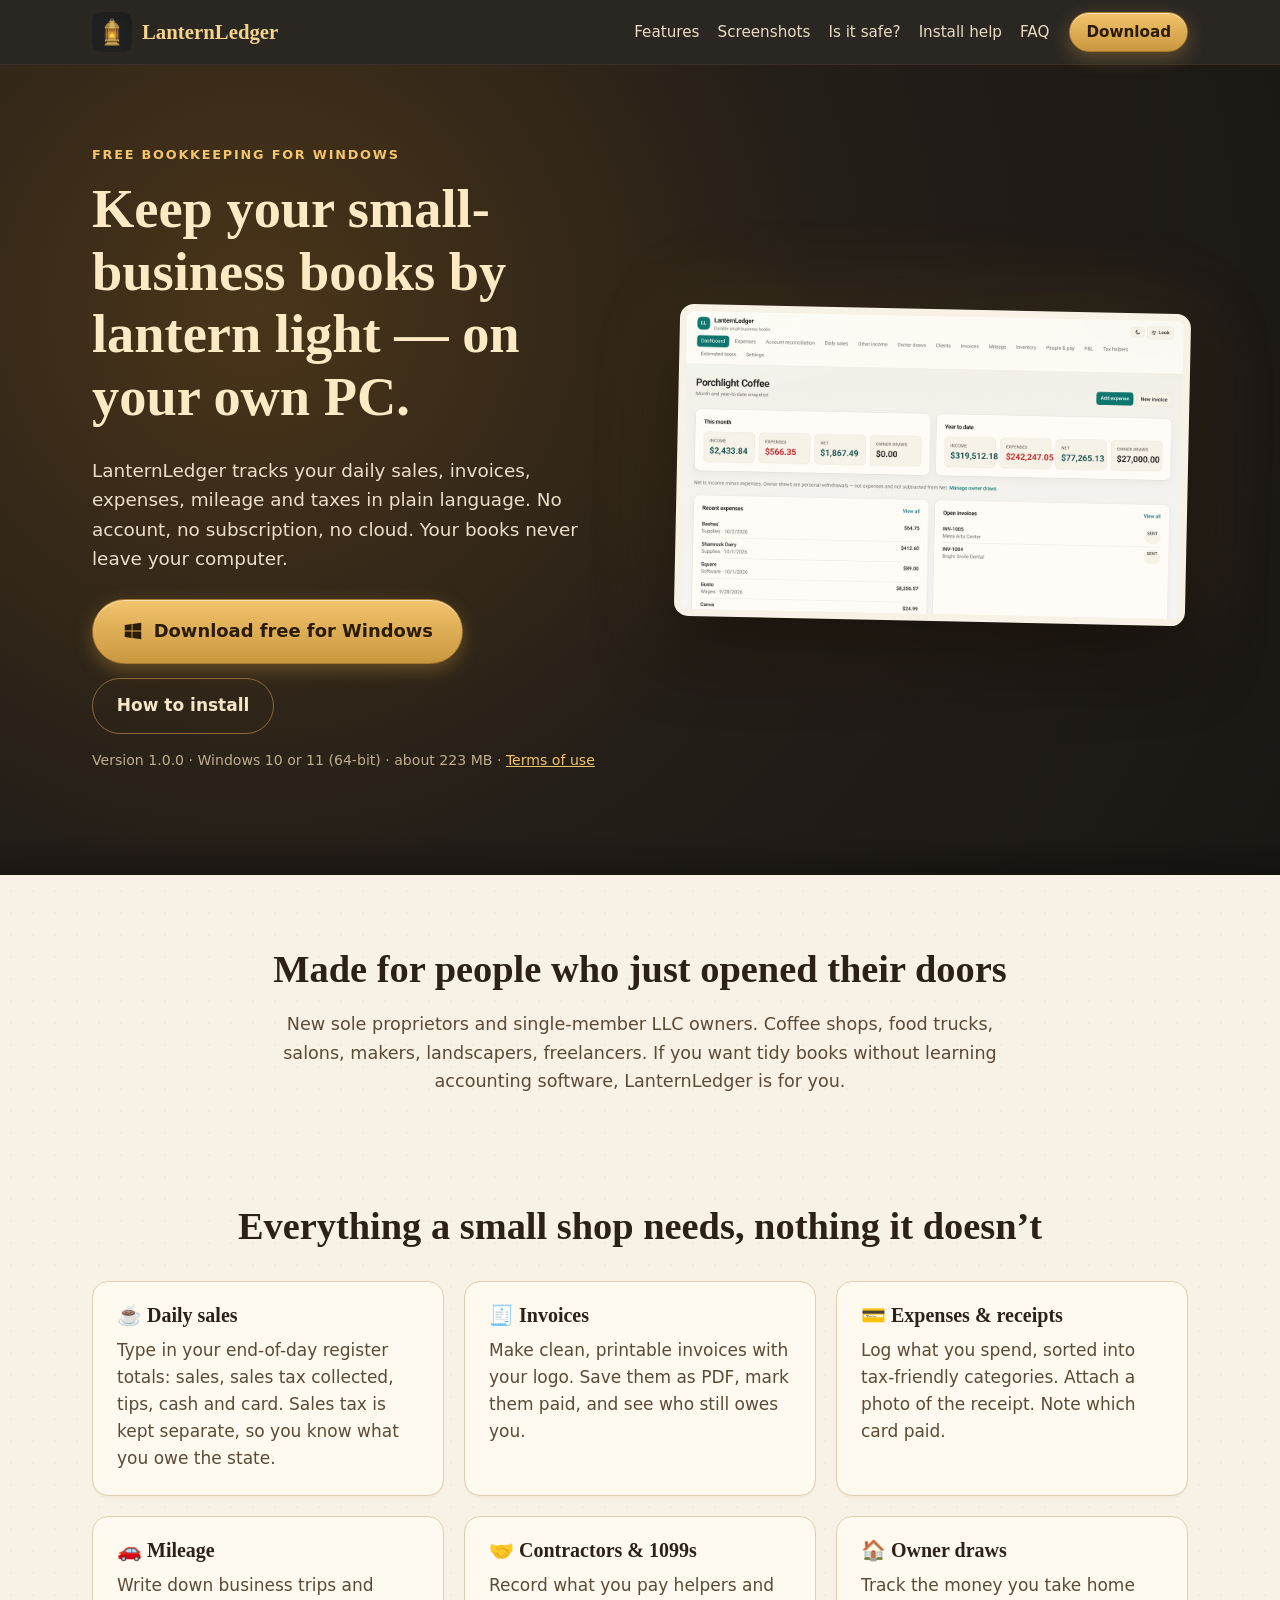
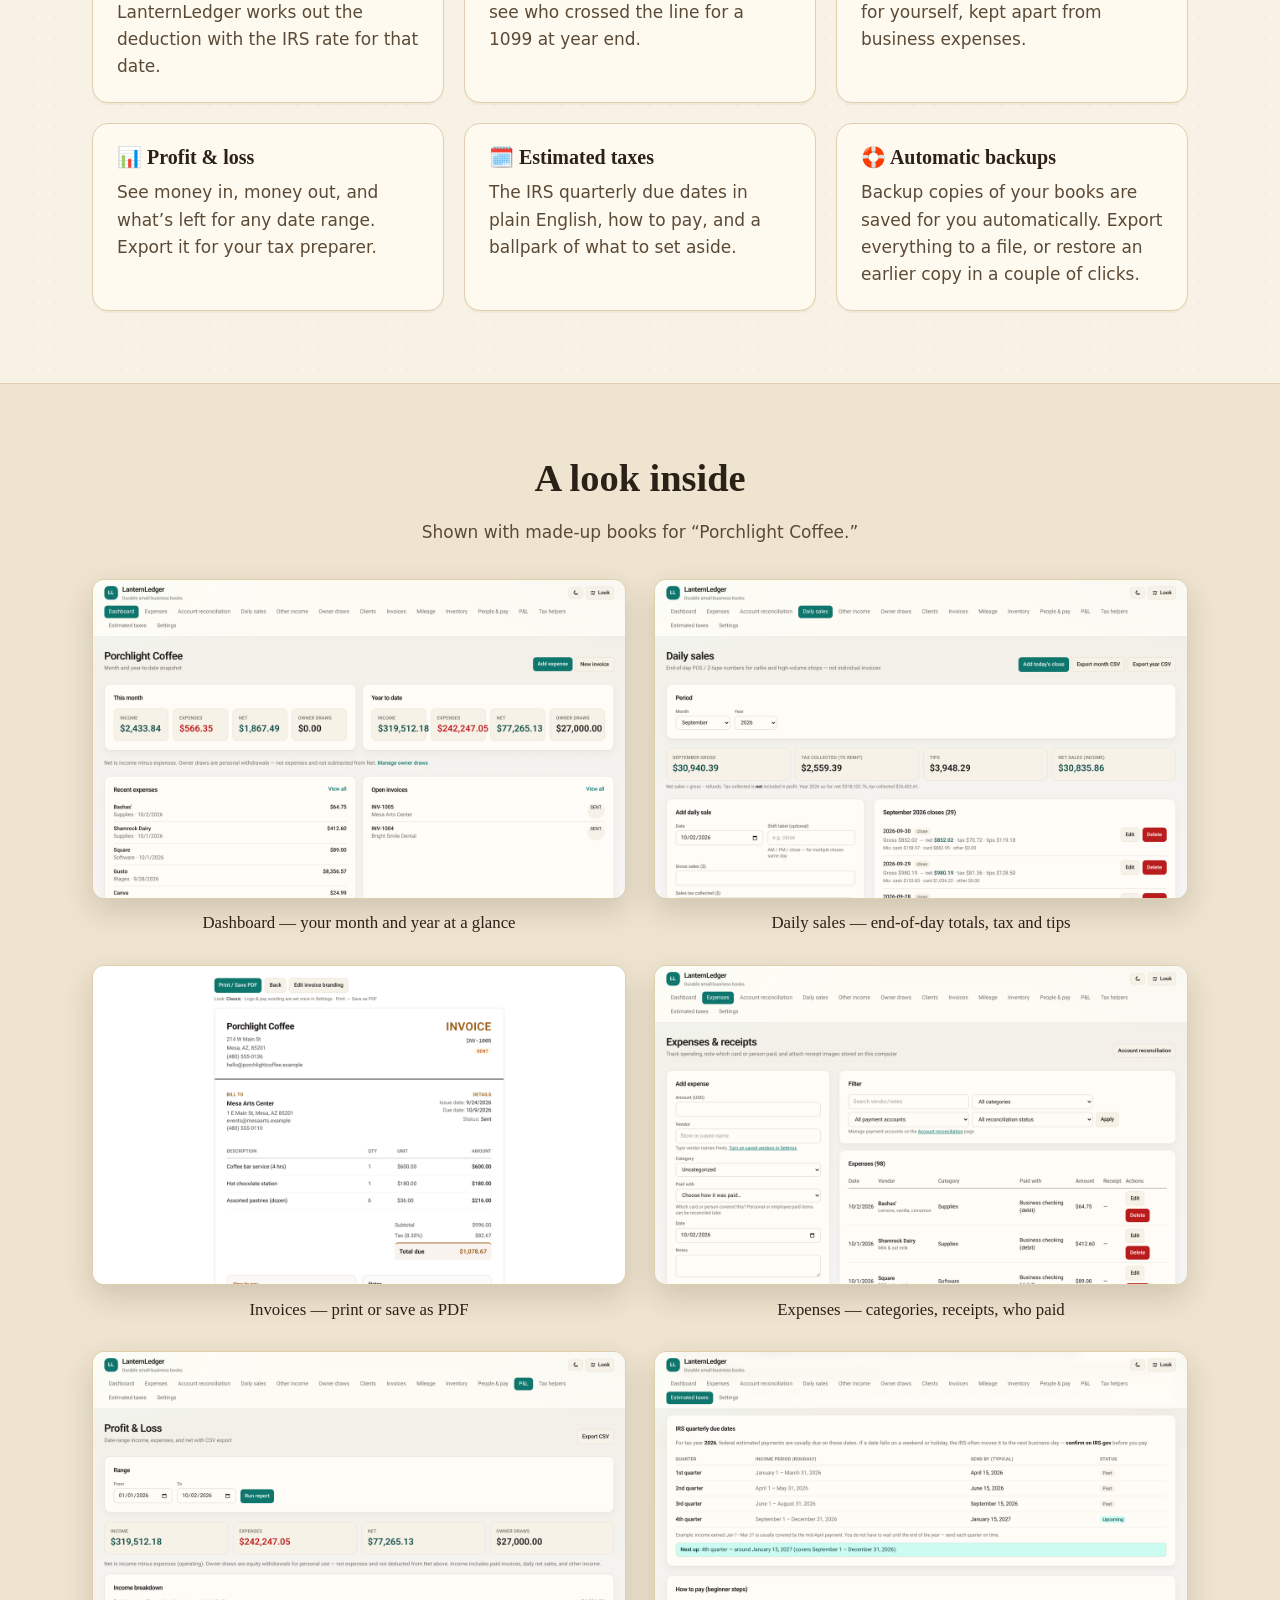
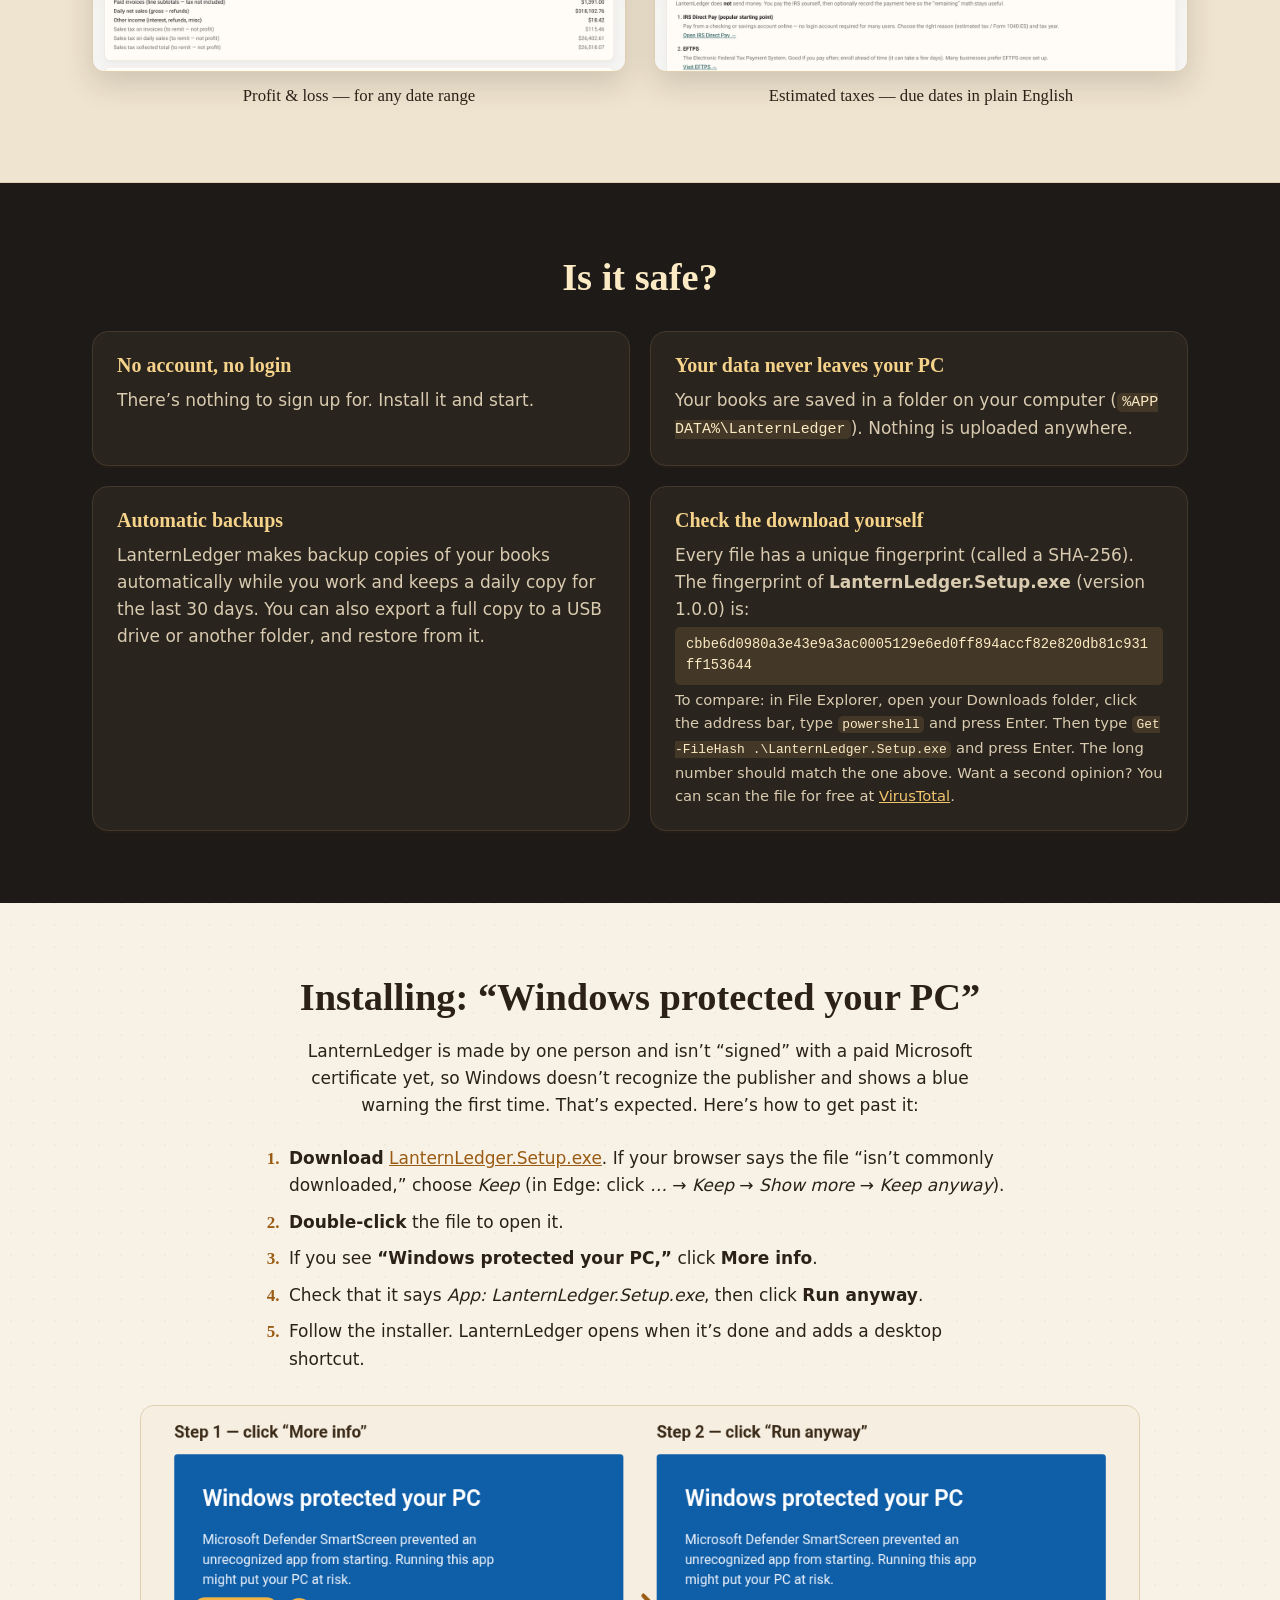
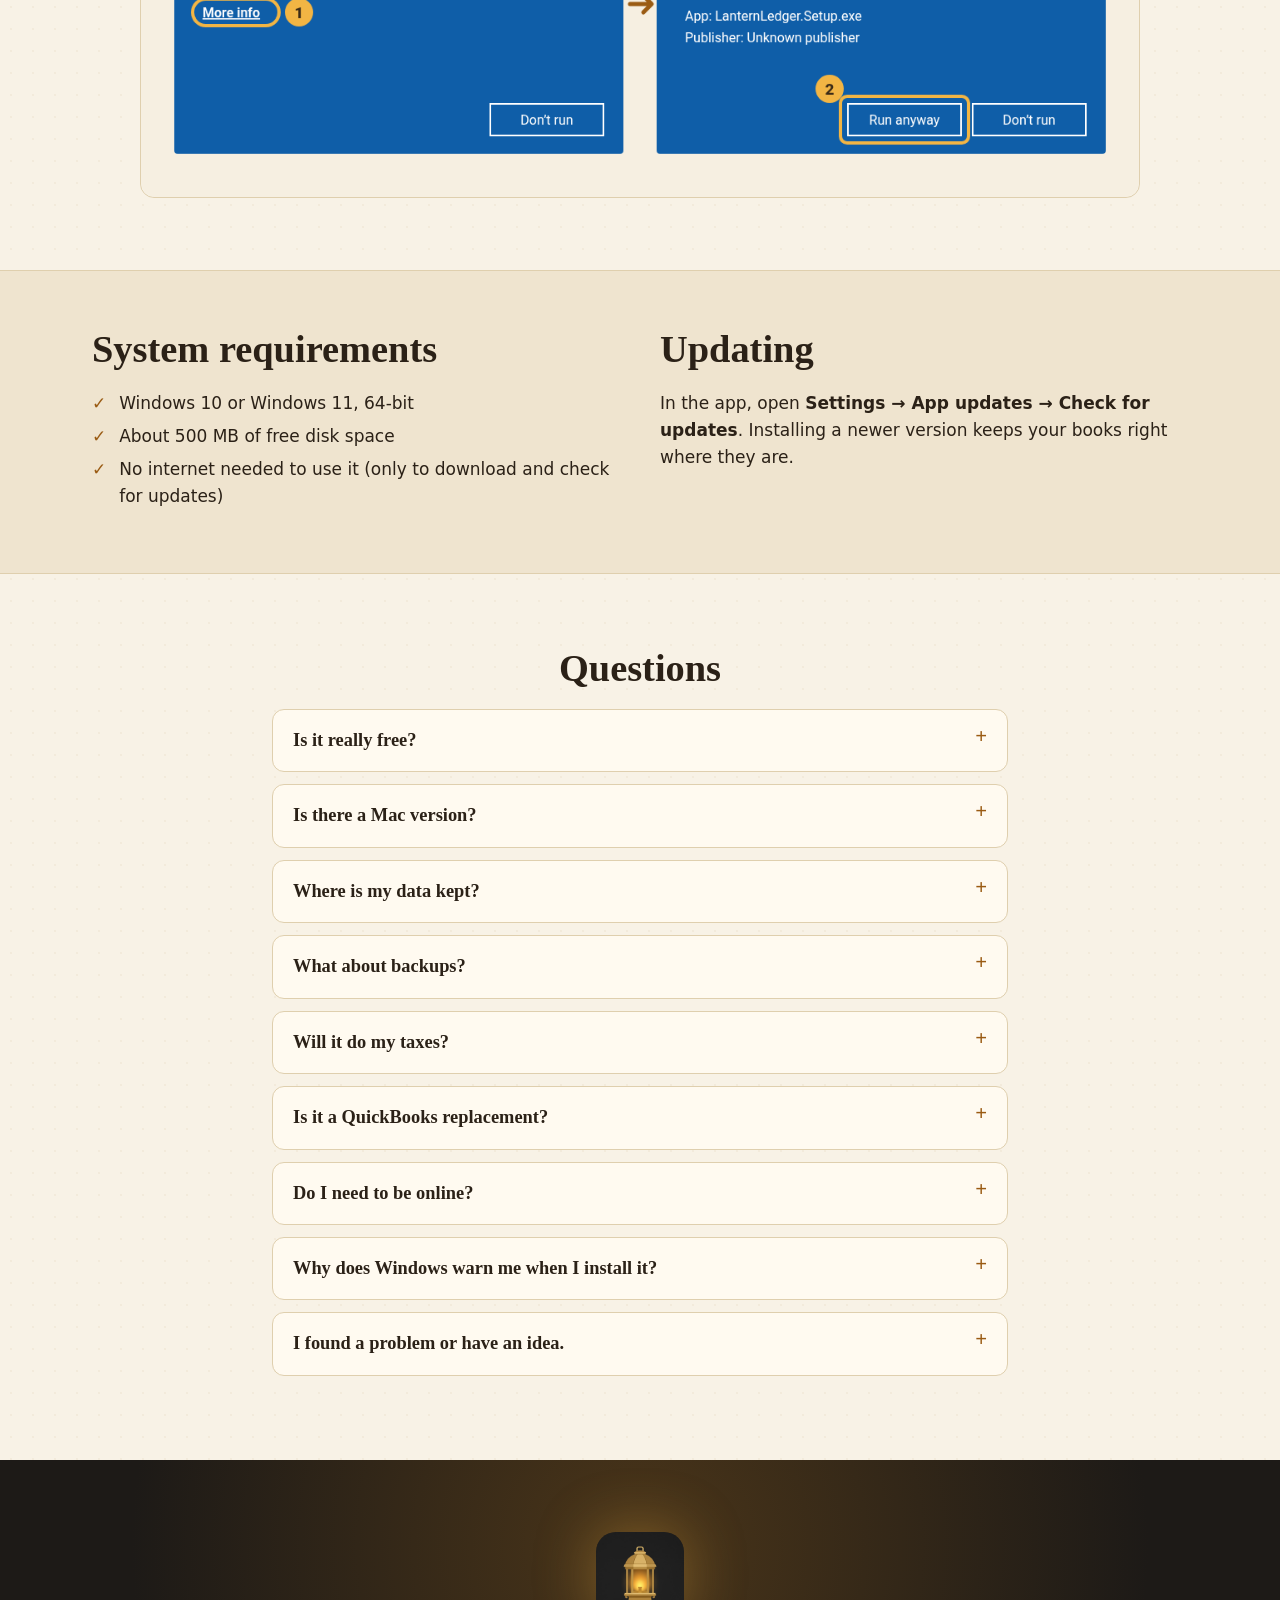
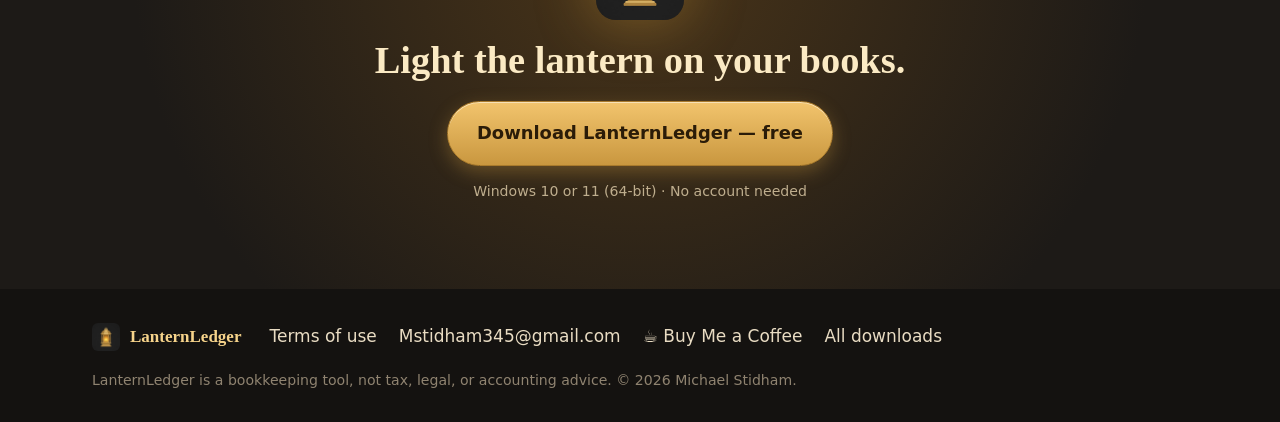
<file: docs/index.html>
<!doctype html>
<html lang="en">
<head>
<meta charset="utf-8">
<meta name="viewport" content="width=device-width, initial-scale=1">
<title>LanternLedger — Free Offline Bookkeeping Software for Small Business (Windows)</title>
<meta name="description" content="LanternLedger is free bookkeeping software for small businesses on Windows. Track daily sales, invoices, expenses, mileage, contractors and estimated taxes. No account, no subscription, no cloud — your books stay on your PC.">
<meta name="keywords" content="free bookkeeping software for small business, free accounting software Windows, QuickBooks alternative offline, offline bookkeeping, sole proprietor bookkeeping, single-member LLC accounting, coffee shop bookkeeping, daily sales tracker, invoice software free, mileage log, 1099 contractor tracking, estimated taxes">
<meta name="author" content="Michael Stidham">
<link rel="canonical" href="https://mstidham345.github.io/LanternLedger/">
<link rel="icon" href="favicon.ico" sizes="32x32">
<link rel="icon" type="image/png" href="images/lanternledger-icon-240.png">
<link rel="apple-touch-icon" href="images/lanternledger-icon-180.png">
<meta name="theme-color" content="#1d1a17">
<meta property="og:type" content="website">
<meta property="og:site_name" content="LanternLedger">
<meta property="og:title" content="LanternLedger — free, offline bookkeeping for small businesses on Windows">
<meta property="og:description" content="Daily sales, invoices, expenses, mileage, contractors and estimated taxes. No account. No subscription. Your books stay on your PC.">
<meta property="og:url" content="https://mstidham345.github.io/LanternLedger/">
<meta property="og:image" content="https://mstidham345.github.io/LanternLedger/images/og-image.png">
<meta property="og:image:width" content="1200">
<meta property="og:image:height" content="630">
<meta property="og:image:alt" content="LanternLedger: free, offline bookkeeping for small businesses on Windows">
<meta name="twitter:card" content="summary_large_image">
<meta name="twitter:title" content="LanternLedger — free, offline bookkeeping for Windows">
<meta name="twitter:description" content="Daily sales, invoices, expenses, mileage and estimated taxes. No account, no cloud. Your books stay on your PC.">
<meta name="twitter:image" content="https://mstidham345.github.io/LanternLedger/images/og-image.png">
<link rel="stylesheet" href="styles.css">
<script type="application/ld+json">
{
  "@context": "https://schema.org",
  "@type": "SoftwareApplication",
  "name": "LanternLedger",
  "operatingSystem": "Windows 10, Windows 11 (64-bit)",
  "applicationCategory": "FinanceApplication",
  "softwareVersion": "1.0.0",
  "description": "Free, offline small-business bookkeeping for Windows: daily sales, invoices, expenses, mileage, contractors and 1099s, owner draws, profit and loss, and estimated-tax due dates.",
  "downloadUrl": "https://github.com/mstidham345/LanternLedger/releases/latest",
  "url": "https://mstidham345.github.io/LanternLedger/",
  "image": "https://mstidham345.github.io/LanternLedger/images/og-image.png",
  "screenshot": "https://mstidham345.github.io/LanternLedger/images/01-dashboard.png",
  "offers": { "@type": "Offer", "price": "0", "priceCurrency": "USD" },
  "author": { "@type": "Person", "name": "Michael Stidham", "email": "Mstidham345@gmail.com" }
}
</script>
</head>
<body>
<a class="skip" href="#main">Skip to content</a>

<header class="top">
  <div class="wrap top-inner">
    <a class="brand" href="#">
      <img src="images/lanternledger-icon-240.png" alt="" width="40" height="40">
      <span>LanternLedger</span>
    </a>
    <nav class="nav" aria-label="Main">
      <a href="#features">Features</a>
      <a href="#screenshots">Screenshots</a>
      <a href="#safe">Is it safe?</a>
      <a href="#install">Install help</a>
      <a href="#faq">FAQ</a>
    </nav>
    <a class="btn btn-small" href="https://github.com/mstidham345/LanternLedger/releases/latest">Download</a>
  </div>
</header>

<main id="main">

<section class="hero">
  <div class="wrap hero-grid">
    <div class="hero-copy">
      <p class="eyebrow">Free bookkeeping for Windows</p>
      <h1>Keep your small-business books by lantern light — on your own PC.</h1>
      <p class="lede">LanternLedger tracks your daily sales, invoices, expenses, mileage and taxes in plain language. No account, no subscription, no cloud. Your books never leave your computer.</p>
      <div class="cta-row">
        <a class="btn btn-big" href="https://github.com/mstidham345/LanternLedger/releases/latest">
          <svg aria-hidden="true" width="22" height="22" viewBox="0 0 24 24"><path fill="currentColor" d="M3 5.5 10.5 4.4v7.1H3V5.5Zm0 13 7.5 1.1v-7H3v5.9Zm8.4 1.2L21 21V12.6h-9.6v7.1ZM11.4 4.3V11.5H21V3l-9.6 1.3Z"/></svg>
          Download free for Windows
        </a>
        <a class="btn btn-ghost" href="#install">How to install</a>
      </div>
      <p class="fine">Version 1.0.0 · Windows 10 or 11 (64-bit) · about 223&nbsp;MB · <a href="https://github.com/mstidham345/LanternLedger/blob/main/LICENSE">Terms of use</a></p>
    </div>
    <figure class="hero-shot">
      <img src="images/01-dashboard.png" srcset="images/01-dashboard.png 1270w, images/01-dashboard@2x.webp 2540w" sizes="(max-width: 900px) 94vw, 640px" width="1270" height="760" alt="LanternLedger dashboard showing this month's and year-to-date income, expenses and net for a coffee shop">
    </figure>
  </div>
</section>

<section class="who">
  <div class="wrap">
    <h2>Made for people who just opened their doors</h2>
    <p class="center narrow">New sole proprietors and single-member LLC owners. Coffee shops, food trucks, salons, makers, landscapers, freelancers. If you want tidy books without learning accounting software, LanternLedger is for you.</p>
  </div>
</section>

<section id="features" class="features">
  <div class="wrap">
    <h2>Everything a small shop needs, nothing it doesn’t</h2>
    <div class="grid">
      <article class="card"><h3>☕ Daily sales</h3><p>Type in your end-of-day register totals: sales, sales tax collected, tips, cash and card. Sales tax is kept separate, so you know what you owe the state.</p></article>
      <article class="card"><h3>🧾 Invoices</h3><p>Make clean, printable invoices with your logo. Save them as PDF, mark them paid, and see who still owes you.</p></article>
      <article class="card"><h3>💳 Expenses &amp; receipts</h3><p>Log what you spend, sorted into tax-friendly categories. Attach a photo of the receipt. Note which card paid.</p></article>
      <article class="card"><h3>🚗 Mileage</h3><p>Write down business trips and LanternLedger works out the deduction with the IRS rate for that date.</p></article>
      <article class="card"><h3>🤝 Contractors &amp; 1099s</h3><p>Record what you pay helpers and see who crossed the line for a 1099 at year end.</p></article>
      <article class="card"><h3>🏠 Owner draws</h3><p>Track the money you take home for yourself, kept apart from business expenses.</p></article>
      <article class="card"><h3>📊 Profit &amp; loss</h3><p>See money in, money out, and what’s left for any date range. Export it for your tax preparer.</p></article>
      <article class="card"><h3>🗓️ Estimated taxes</h3><p>The IRS quarterly due dates in plain English, how to pay, and a ballpark of what to set aside.</p></article>
      <article class="card"><h3>🛟 Automatic backups</h3><p>Backup copies of your books are saved for you automatically. Export everything to a file, or restore an earlier copy in a couple of clicks.</p></article>
    </div>
  </div>
</section>

<section id="screenshots" class="shots">
  <div class="wrap">
    <h2>A look inside</h2>
    <p class="center muted">Shown with made-up books for “Porchlight Coffee.”</p>
    <div class="gallery">
      <figure><a href="images/01-dashboard@2x.webp"><img loading="lazy" src="images/01-dashboard.png" width="1270" height="760" alt="Dashboard with monthly and yearly totals, recent expenses and open invoices"></a><figcaption>Dashboard — your month and year at a glance</figcaption></figure>
      <figure><a href="images/02-daily-sales@2x.webp"><img loading="lazy" src="images/02-daily-sales.png" width="1270" height="760" alt="Daily sales page with September totals, tax collected, tips and a list of daily closes"></a><figcaption>Daily sales — end-of-day totals, tax and tips</figcaption></figure>
      <figure><a href="images/03-invoice@2x.webp"><img loading="lazy" src="images/03-invoice.png" width="1270" height="760" alt="A printable invoice from Porchlight Coffee to Mesa Arts Center"></a><figcaption>Invoices — print or save as PDF</figcaption></figure>
      <figure><a href="images/04-expenses@2x.webp"><img loading="lazy" src="images/04-expenses.png" width="1270" height="760" alt="Expenses page with an entry form and a list of recent expenses"></a><figcaption>Expenses — categories, receipts, who paid</figcaption></figure>
      <figure><a href="images/05-profit-and-loss@2x.webp"><img loading="lazy" src="images/05-profit-and-loss.png" width="1270" height="760" alt="Profit and loss report with income, expenses, net and owner draws"></a><figcaption>Profit &amp; loss — for any date range</figcaption></figure>
      <figure><a href="images/06-estimated-taxes@2x.webp"><img loading="lazy" src="images/06-estimated-taxes.png" width="1270" height="760" alt="Estimated taxes page listing the IRS quarterly due dates and the next payment"></a><figcaption>Estimated taxes — due dates in plain English</figcaption></figure>
    </div>
  </div>
</section>

<section id="safe" class="safe">
  <div class="wrap">
    <h2>Is it safe?</h2>
    <div class="grid grid-2">
      <article class="card dark"><h3>No account, no login</h3><p>There’s nothing to sign up for. Install it and start.</p></article>
      <article class="card dark"><h3>Your data never leaves your PC</h3><p>Your books are saved in a folder on your computer (<code>%APPDATA%\LanternLedger</code>). Nothing is uploaded anywhere.</p></article>
      <article class="card dark"><h3>Automatic backups</h3><p>LanternLedger makes backup copies of your books automatically while you work and keeps a daily copy for the last 30 days. You can also export a full copy to a USB drive or another folder, and restore from it.</p></article>
      <article class="card dark"><h3>Check the download yourself</h3>
        <p>Every file has a unique fingerprint (called a SHA-256). The fingerprint of <strong>LanternLedger.Setup.exe</strong> (version 1.0.0) is:</p>
        <p class="hash"><code>cbbe6d0980a3e43e9a3ac0005129e6ed0ff894accf82e820db81c931ff153644</code></p>
        <p class="small">To compare: in File Explorer, open your Downloads folder, click the address bar, type <code>powershell</code> and press Enter. Then type <code>Get-FileHash .\LanternLedger.Setup.exe</code> and press Enter. The long number should match the one above. Want a second opinion? You can scan the file for free at <a href="https://www.virustotal.com/">VirusTotal</a>.</p>
      </article>
    </div>
  </div>
</section>

<section id="install" class="install">
  <div class="wrap">
    <h2>Installing: “Windows protected your PC”</h2>
    <p class="center narrow">LanternLedger is made by one person and isn’t “signed” with a paid Microsoft certificate yet, so Windows doesn’t recognize the publisher and shows a blue warning the first time. That’s expected. Here’s how to get past it:</p>
    <ol class="steps">
      <li><strong>Download</strong> <a href="https://github.com/mstidham345/LanternLedger/releases/latest">LanternLedger.Setup.exe</a>. If your browser says the file “isn’t commonly downloaded,” choose <em>Keep</em> (in Edge: click <em>…</em> → <em>Keep</em> → <em>Show more</em> → <em>Keep anyway</em>).</li>
      <li><strong>Double-click</strong> the file to open it.</li>
      <li>If you see <strong>“Windows protected your PC,”</strong> click <strong>More info</strong>.</li>
      <li>Check that it says <em>App: LanternLedger.Setup.exe</em>, then click <strong>Run anyway</strong>.</li>
      <li>Follow the installer. LanternLedger opens when it’s done and adds a desktop shortcut.</li>
    </ol>
    <figure class="illus"><img src="images/smartscreen-steps.png" width="1200" height="470" alt="Illustration: in the Windows protected your PC box, click More info, then click Run anyway"></figure>
  </div>
</section>

<section class="reqs">
  <div class="wrap grid grid-2">
    <div>
      <h2 class="left">System requirements</h2>
      <ul class="ticks">
        <li>Windows 10 or Windows 11, 64-bit</li>
        <li>About 500&nbsp;MB of free disk space</li>
        <li>No internet needed to use it (only to download and check for updates)</li>
      </ul>
    </div>
    <div>
      <h2 class="left">Updating</h2>
      <p>In the app, open <strong>Settings → App updates → Check for updates</strong>. Installing a newer version keeps your books right where they are.</p>
    </div>
  </div>
</section>

<section id="faq" class="faq">
  <div class="wrap narrow-wrap">
    <h2>Questions</h2>
    <details><summary>Is it really free?</summary><p>Yes. No trial, no subscription, no ads. If it helps your business, you can <a href="https://buymeacoffee.com/lanternledger">buy me a coffee</a> — totally optional.</p></details>
    <details><summary>Is there a Mac version?</summary><p>Not right now. LanternLedger is Windows-only (Windows 10 and 11, 64-bit).</p></details>
    <details><summary>Where is my data kept?</summary><p>On your computer, in <code>%APPDATA%\LanternLedger</code> (paste that into the File Explorer address bar to open it). It isn’t sent to any server, and uninstalling the app does not delete your books.</p></details>
    <details><summary>What about backups?</summary><p>LanternLedger saves backup copies automatically while you work and keeps a daily copy for the last 30 days. In Settings you can export your books to a file, choose a second backup folder (like a USB drive or OneDrive), and restore an earlier copy. Your computer can still fail, so keep a copy somewhere else too.</p></details>
    <details><summary>Will it do my taxes?</summary><p>No. The tax pages are guidance, not tax advice: they organize your numbers, list IRS due dates, and give a ballpark. LanternLedger doesn’t file anything or send money. Check important decisions with a CPA, enrolled agent, or the IRS.</p></details>
    <details><summary>Is it a QuickBooks replacement?</summary><p>For many very small businesses, yes — if you mostly need sales, invoices, expenses, mileage and a profit &amp; loss. It doesn’t do bank feeds, payroll tax filing, or double-entry accounting.</p></details>
    <details><summary>Do I need to be online?</summary><p>No. It works fully offline. You only need the internet to download it and to check for updates.</p></details>
    <details><summary>Why does Windows warn me when I install it?</summary><p>Because the installer isn’t signed with a paid certificate yet. See <a href="#install">Install help</a> above for the two clicks to get past it, and <a href="#safe">Is it safe?</a> to check the file’s fingerprint.</p></details>
    <details><summary>I found a problem or have an idea.</summary><p>Please email <a href="mailto:Mstidham345@gmail.com">Mstidham345@gmail.com</a>. Every message gets read.</p></details>
  </div>
</section>

<section class="final-cta">
  <div class="wrap center">
    <img src="images/lanternledger-icon-240.png" alt="" width="88" height="88" class="final-icon">
    <h2>Light the lantern on your books.</h2>
    <a class="btn btn-big" href="https://github.com/mstidham345/LanternLedger/releases/latest">Download LanternLedger — free</a>
    <p class="fine">Windows 10 or 11 (64-bit) · No account needed</p>
  </div>
</section>

</main>

<footer class="foot">
  <div class="wrap foot-inner">
    <div class="foot-brand"><img src="images/lanternledger-icon-240.png" alt="" width="28" height="28"> LanternLedger</div>
    <nav aria-label="Footer">
      <a href="https://github.com/mstidham345/LanternLedger/blob/main/LICENSE">Terms of use</a>
      <a href="mailto:Mstidham345@gmail.com">Mstidham345@gmail.com</a>
      <a href="https://buymeacoffee.com/lanternledger">☕ Buy Me a Coffee</a>
      <a href="https://github.com/mstidham345/LanternLedger/releases">All downloads</a>
    </nav>
    <p class="fine">LanternLedger is a bookkeeping tool, not tax, legal, or accounting advice. © 2026 Michael Stidham.</p>
  </div>
</footer>
</body>
</html>
</file>
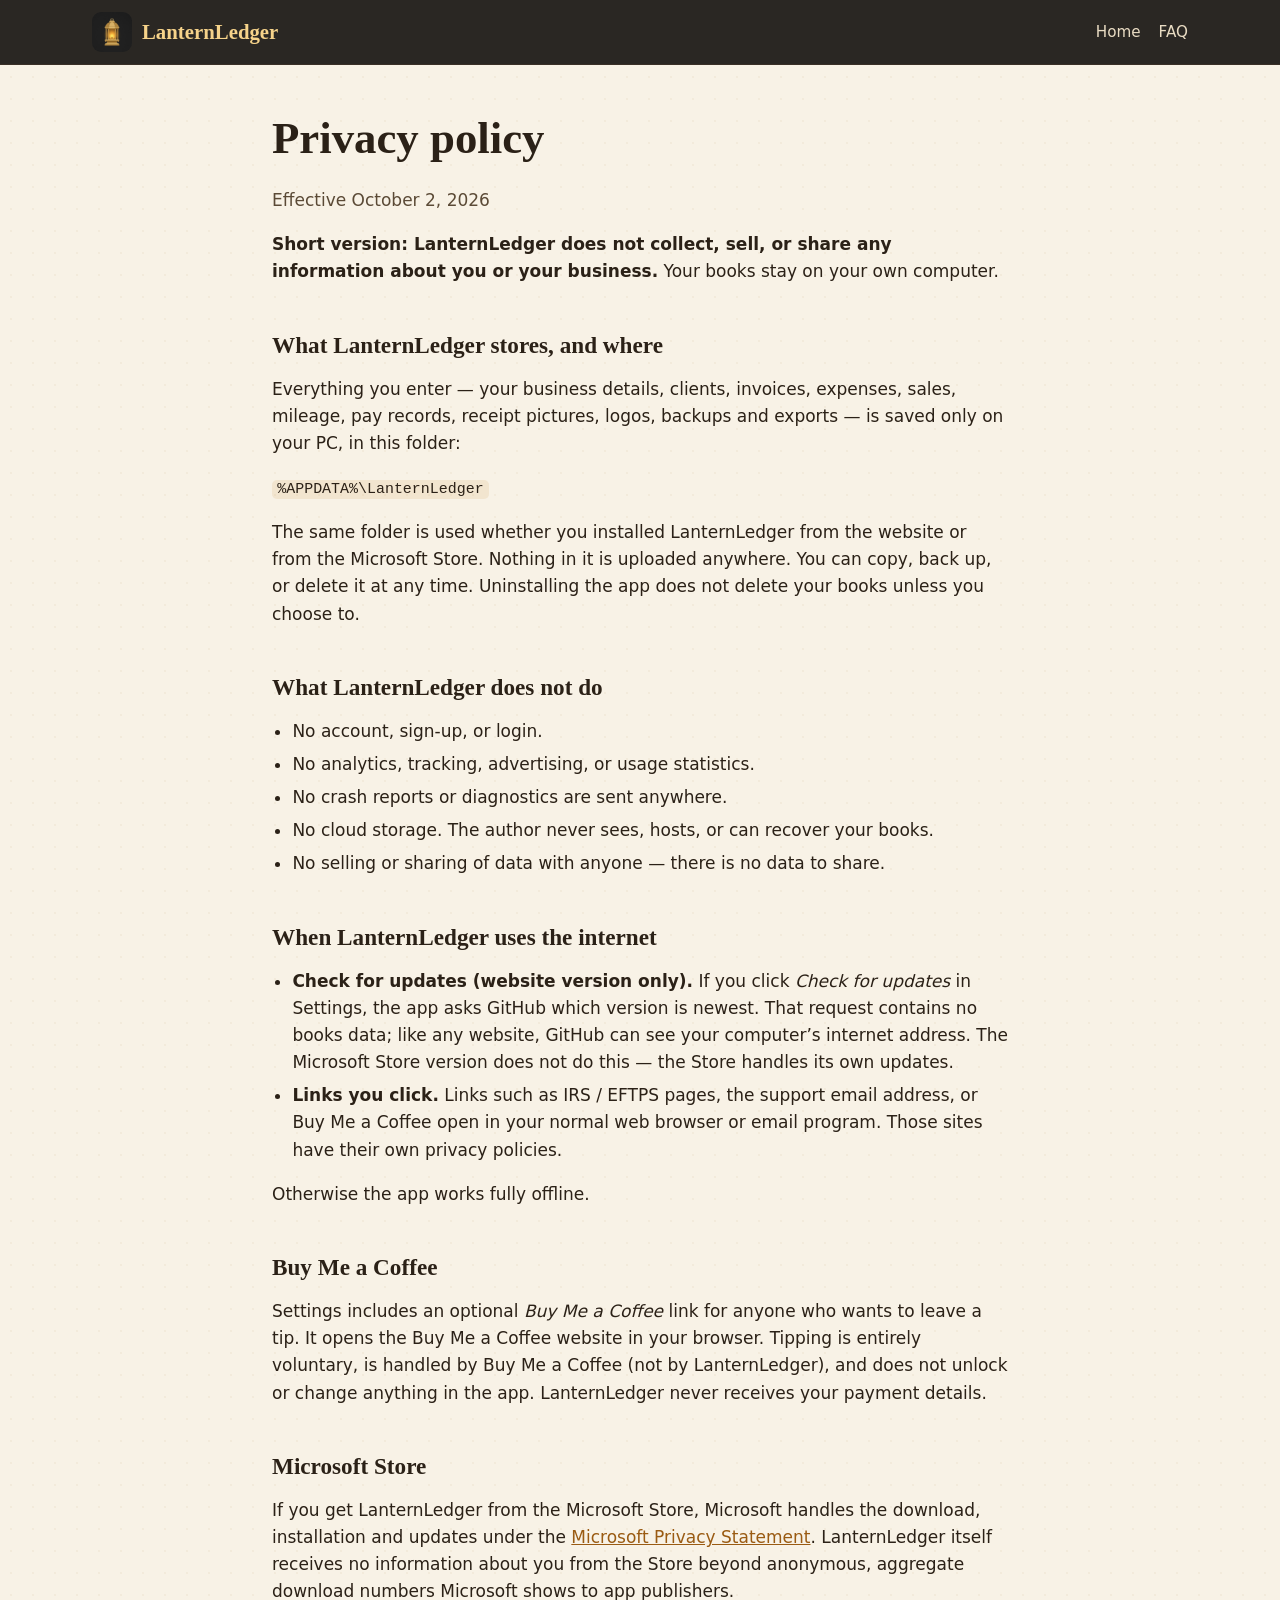
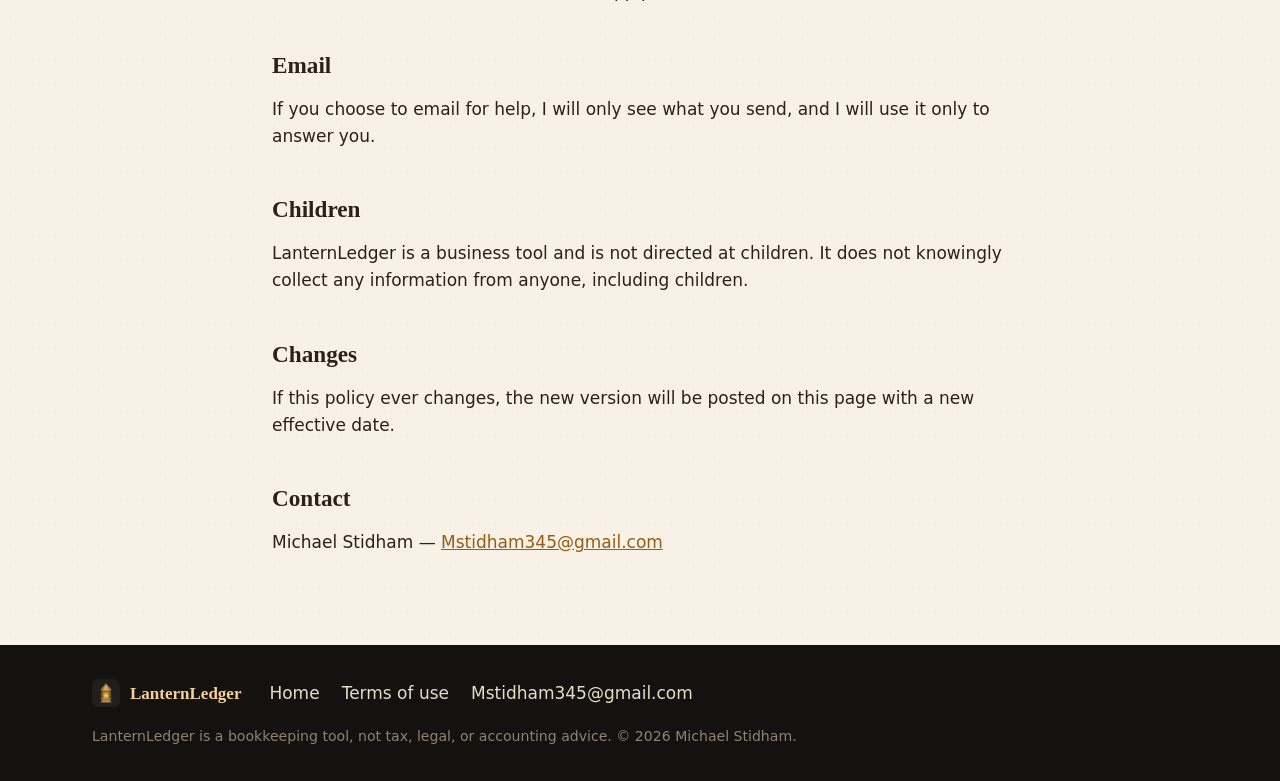
<file: docs/privacy.html>
<!doctype html>
<html lang="en">
<head>
<meta charset="utf-8">
<meta name="viewport" content="width=device-width, initial-scale=1">
<title>Privacy policy — LanternLedger</title>
<meta name="description" content="LanternLedger privacy policy: your books stay on your PC. No account, no tracking, no data collection.">
<link rel="canonical" href="https://mstidham345.github.io/LanternLedger/privacy.html">
<link rel="icon" href="favicon.ico" sizes="32x32">
<link rel="icon" type="image/png" href="images/lanternledger-icon-240.png">
<meta name="theme-color" content="#1d1a17">
<link rel="stylesheet" href="styles.css">
<style>
  .policy{max-width:780px;margin:0 auto;padding:48px 22px 72px}
  .policy h1{font-size:clamp(2rem,4vw,2.8rem)}
  .policy h2{text-align:left;font-size:1.45rem;margin-top:2em}
  .policy ul{padding-left:1.2em}
  .policy li{margin:.35em 0}
  .policy .updated{color:var(--ink-soft)}
</style>
</head>
<body>
<a class="skip" href="#main">Skip to content</a>

<header class="top">
  <div class="wrap top-inner">
    <a class="brand" href="./">
      <img src="images/lanternledger-icon-240.png" alt="" width="40" height="40">
      <span>LanternLedger</span>
    </a>
    <nav class="nav" aria-label="Main">
      <a href="./">Home</a>
      <a href="./#faq">FAQ</a>
    </nav>
  </div>
</header>

<main id="main" class="policy">
  <h1>Privacy policy</h1>
  <p class="updated">Effective October 2, 2026</p>

  <p><strong>Short version: LanternLedger does not collect, sell, or share any information about you or your business.</strong>
  Your books stay on your own computer.</p>

  <h2>What LanternLedger stores, and where</h2>
  <p>Everything you enter — your business details, clients, invoices, expenses, sales, mileage, pay records,
  receipt pictures, logos, backups and exports — is saved only on your PC, in this folder:</p>
  <p><code>%APPDATA%\LanternLedger</code></p>
  <p>The same folder is used whether you installed LanternLedger from the website or from the Microsoft Store.
  Nothing in it is uploaded anywhere. You can copy, back up, or delete it at any time. Uninstalling the app does not
  delete your books unless you choose to.</p>

  <h2>What LanternLedger does not do</h2>
  <ul>
    <li>No account, sign-up, or login.</li>
    <li>No analytics, tracking, advertising, or usage statistics.</li>
    <li>No crash reports or diagnostics are sent anywhere.</li>
    <li>No cloud storage. The author never sees, hosts, or can recover your books.</li>
    <li>No selling or sharing of data with anyone — there is no data to share.</li>
  </ul>

  <h2>When LanternLedger uses the internet</h2>
  <ul>
    <li><strong>Check for updates (website version only).</strong> If you click <em>Check for updates</em> in Settings,
    the app asks GitHub which version is newest. That request contains no books data; like any website, GitHub can see
    your computer’s internet address. The Microsoft Store version does not do this — the Store handles its own updates.</li>
    <li><strong>Links you click.</strong> Links such as IRS / EFTPS pages, the support email address, or Buy Me a Coffee
    open in your normal web browser or email program. Those sites have their own privacy policies.</li>
  </ul>
  <p>Otherwise the app works fully offline.</p>

  <h2>Buy Me a Coffee</h2>
  <p>Settings includes an optional <em>Buy Me a Coffee</em> link for anyone who wants to leave a tip. It opens the
  Buy Me a Coffee website in your browser. Tipping is entirely voluntary, is handled by Buy Me a Coffee (not by
  LanternLedger), and does not unlock or change anything in the app. LanternLedger never receives your payment details.</p>

  <h2>Microsoft Store</h2>
  <p>If you get LanternLedger from the Microsoft Store, Microsoft handles the download, installation and updates under the
  <a href="https://privacy.microsoft.com/privacystatement">Microsoft Privacy Statement</a>. LanternLedger itself receives
  no information about you from the Store beyond anonymous, aggregate download numbers Microsoft shows to app publishers.</p>

  <h2>Email</h2>
  <p>If you choose to email for help, I will only see what you send, and I will use it only to answer you.</p>

  <h2>Children</h2>
  <p>LanternLedger is a business tool and is not directed at children. It does not knowingly collect any information
  from anyone, including children.</p>

  <h2>Changes</h2>
  <p>If this policy ever changes, the new version will be posted on this page with a new effective date.</p>

  <h2>Contact</h2>
  <p>Michael Stidham — <a href="mailto:Mstidham345@gmail.com">Mstidham345@gmail.com</a></p>
</main>

<footer class="foot">
  <div class="wrap foot-inner">
    <div class="foot-brand"><img src="images/lanternledger-icon-240.png" alt="" width="28" height="28"> LanternLedger</div>
    <nav aria-label="Footer">
      <a href="./">Home</a>
      <a href="https://github.com/mstidham345/LanternLedger/blob/main/LICENSE">Terms of use</a>
      <a href="mailto:Mstidham345@gmail.com">Mstidham345@gmail.com</a>
    </nav>
    <p class="fine">LanternLedger is a bookkeeping tool, not tax, legal, or accounting advice. © 2026 Michael Stidham.</p>
  </div>
</footer>
</body>
</html>
</file>
<file: docs/styles.css>
:root{
  --ink:#2b2117; --ink-soft:#5b4a36; --paper:#f8f2e6; --paper-2:#efe4cf; --line:#dfcfae;
  --brass:#c9973f; --brass-2:#f2c46d; --ember:#9a5b13; --night:#1d1a17; --night-2:#2a241e;
  --serif: "Iowan Old Style","Palatino Linotype",Palatino,Georgia,"Times New Roman",serif;
  --sans: "Segoe UI",system-ui,-apple-system,Roboto,"Helvetica Neue",Arial,sans-serif;
  --radius:16px;
}
*{box-sizing:border-box}
html{scroll-behavior:smooth;scroll-padding-top:76px}
body{margin:0;font-family:var(--sans);font-size:17px;line-height:1.6;color:var(--ink);background:var(--paper);
  background-image:radial-gradient(rgba(154,91,19,.05) 1px,transparent 1px);background-size:22px 22px}
img{max-width:100%;height:auto;display:block}
a{color:var(--ember)}
a:hover{color:#6e3f08}
code{font-family:Consolas,"Cascadia Mono",Menlo,monospace;font-size:.88em;background:rgba(201,151,63,.14);padding:.1em .35em;border-radius:5px;word-break:break-all}
h1,h2,h3{font-family:var(--serif);line-height:1.15;color:var(--ink);margin:0 0 .5em}
h2{font-size:clamp(1.7rem,3.4vw,2.4rem);text-align:center}
h2.left{text-align:left}
h3{font-size:1.25rem}
.wrap{max-width:1140px;margin:0 auto;padding:0 22px}
.narrow-wrap{max-width:780px}
.center{text-align:center}
.narrow{max-width:720px;margin-left:auto;margin-right:auto}
.muted{color:var(--ink-soft)}
.small{font-size:.92rem}
.fine{font-size:.88rem;color:var(--ink-soft);margin-top:.9rem}
.skip{position:absolute;left:-999px}.skip:focus{left:10px;top:10px;background:#fff;padding:8px;z-index:99}
section{padding:72px 0}

/* header */
.top{position:sticky;top:0;z-index:20;background:rgba(29,26,23,.94);backdrop-filter:blur(6px);border-bottom:1px solid #3a3027}
.top-inner{display:flex;align-items:center;gap:20px;height:64px}
.brand{display:flex;align-items:center;gap:10px;color:#f6d38a;text-decoration:none;font-family:var(--serif);font-size:1.3rem;font-weight:700}
.brand img{border-radius:9px}
.nav{display:flex;gap:18px;margin-left:auto}
.nav a{color:#e9dcc3;text-decoration:none;font-size:.95rem}
.nav a:hover{color:var(--brass-2)}

/* buttons */
.btn{display:inline-flex;align-items:center;gap:10px;background:linear-gradient(180deg,#f2c46d,#c9973f);color:#2b1c08;font-weight:700;text-decoration:none;border-radius:999px;padding:.8em 1.4em;box-shadow:0 6px 18px rgba(201,151,63,.35),inset 0 1px 0 rgba(255,255,255,.5);border:1px solid #a87a2c;transition:transform .12s ease,box-shadow .12s ease}
.btn:hover{transform:translateY(-1px);box-shadow:0 10px 24px rgba(201,151,63,.45);color:#2b1c08}
.btn-big{font-size:1.12rem;padding:.95em 1.6em}
.btn-small{padding:.45em 1.05em;font-size:.95rem}
.btn-ghost{background:transparent;color:#f6e7c8;border:1px solid #8a6a3a;box-shadow:none}
.btn-ghost:hover{color:#fff;background:rgba(201,151,63,.12)}

/* hero */
.hero{background:radial-gradient(circle at 20% 30%,#4a3519 0,#241e18 48%,#1a1714 100%);color:#f6efe1;padding:80px 0 90px;position:relative;overflow:hidden}
.hero::after{content:"";position:absolute;inset:auto 0 0 0;height:40px;background:linear-gradient(transparent,rgba(0,0,0,.25))}
.hero-grid{display:grid;grid-template-columns:1.05fr 1fr;gap:48px;align-items:center}
.eyebrow{text-transform:uppercase;letter-spacing:.14em;font-size:.8rem;color:var(--brass-2);font-weight:700;margin:0 0 .8rem}
.hero h1{color:#fbeac4;font-size:clamp(2.1rem,4.6vw,3.4rem)}
.lede{font-size:1.15rem;color:#eadfc9;max-width:36em}
.cta-row{display:flex;flex-wrap:wrap;gap:14px;margin-top:1.6rem}
.hero .fine{color:#bfae8e}.hero .fine a{color:#f2c46d}
.hero-shot{margin:0;border-radius:14px;border:7px solid #f8f2e6;box-shadow:0 30px 70px rgba(0,0,0,.55),0 0 90px rgba(242,181,68,.15);transform:rotate(1.2deg);overflow:hidden;background:#f8f2e6}

/* cards */
.grid{display:grid;grid-template-columns:repeat(3,1fr);gap:20px;margin-top:2rem}
.grid-2{grid-template-columns:repeat(2,1fr)}
.card{background:#fffaf0;border:1px solid var(--line);border-radius:var(--radius);padding:22px 24px;box-shadow:0 2px 0 rgba(154,91,19,.06)}
.card p{margin:.2em 0 0;color:var(--ink-soft)}
.who{padding-bottom:20px}
.who p{font-size:1.1rem;color:var(--ink-soft)}

/* screenshots */
.shots{background:var(--paper-2);border-top:1px solid var(--line);border-bottom:1px solid var(--line)}
.gallery{display:grid;grid-template-columns:repeat(2,1fr);gap:28px;margin-top:2rem}
.gallery figure{margin:0}
.gallery img{border-radius:12px;border:1px solid var(--line);box-shadow:0 12px 30px rgba(43,33,23,.16);background:#fff}
.gallery figcaption{font-family:var(--serif);font-size:1.05rem;margin-top:.7rem;text-align:center;color:var(--ink)}

/* safe */
.safe{background:var(--night);color:#efe4cf}
.safe h2{color:#fbeac4}
.card.dark{background:var(--night-2);border-color:#43382c}
.card.dark h3{color:#f6d38a}
.card.dark p{color:#d9cbb0}
.card.dark a{color:var(--brass-2)}
.card.dark code{background:rgba(242,196,109,.12);color:#fbeac4}
.hash code{display:block;padding:.6em .8em;font-size:.86rem;line-height:1.5}

/* install */
.steps{max-width:760px;margin:1.6rem auto 2rem;padding-left:1.4em}
.steps li{margin:.55em 0;padding-left:.3em}
.steps li::marker{font-family:var(--serif);font-weight:700;color:var(--ember)}
.illus{margin:0 auto;max-width:1000px}
.illus img{border-radius:14px;border:1px solid var(--line)}

/* reqs */
.reqs{background:var(--paper-2);border-top:1px solid var(--line);border-bottom:1px solid var(--line);padding:56px 0}
.reqs .grid{margin-top:0;gap:40px}
.ticks{list-style:none;padding:0;margin:0}
.ticks li{padding-left:1.6em;position:relative;margin:.35em 0}
.ticks li::before{content:"✓";position:absolute;left:0;color:var(--ember);font-weight:800}

/* faq */
details{background:#fffaf0;border:1px solid var(--line);border-radius:12px;padding:0 20px;margin:12px 0}
summary{cursor:pointer;font-family:var(--serif);font-size:1.15rem;font-weight:700;padding:16px 0;list-style:none}
summary::-webkit-details-marker{display:none}
summary::after{content:"+";float:right;color:var(--ember);font-size:1.3rem;line-height:1}
details[open] summary::after{content:"–"}
details p{margin:0 0 16px;color:var(--ink-soft)}

/* final */
.final-cta{background:radial-gradient(circle at 50% 20%,#4a3519 0,#1d1a17 70%);color:#f6efe1}
.final-cta h2{color:#fbeac4}
.final-cta .fine{color:#bfae8e}
.final-icon{margin:0 auto 18px;border-radius:20px;box-shadow:0 0 60px rgba(242,181,68,.35)}

/* footer */
.foot{background:#141210;color:#cdbfa3;padding:34px 0}
.foot-inner{display:flex;flex-wrap:wrap;align-items:center;gap:18px 28px}
.foot-brand{display:flex;align-items:center;gap:10px;font-family:var(--serif);font-weight:700;color:#f6d38a}
.foot-brand img{border-radius:6px}
.foot nav{display:flex;flex-wrap:wrap;gap:10px 22px}
.foot a{color:#e9dcc3;text-decoration:none}
.foot a:hover{color:var(--brass-2)}
.foot .fine{flex-basis:100%;margin:0;color:#8f8370}

@media (max-width:900px){
  .hero-grid{grid-template-columns:1fr}
  .hero-shot{transform:none}
  .grid{grid-template-columns:repeat(2,1fr)}
  .nav{display:none}
  .top-inner .btn-small{margin-left:auto}
}
@media (max-width:620px){
  body{font-size:16px}
  section{padding:54px 0}
  .grid,.grid-2,.gallery{grid-template-columns:1fr}
  .hero{padding:52px 0 64px}
  .btn-big{width:100%;justify-content:center}
  .cta-row .btn-ghost{width:100%;justify-content:center}
}
@media (prefers-reduced-motion:reduce){html{scroll-behavior:auto}.btn{transition:none}}
</file>
